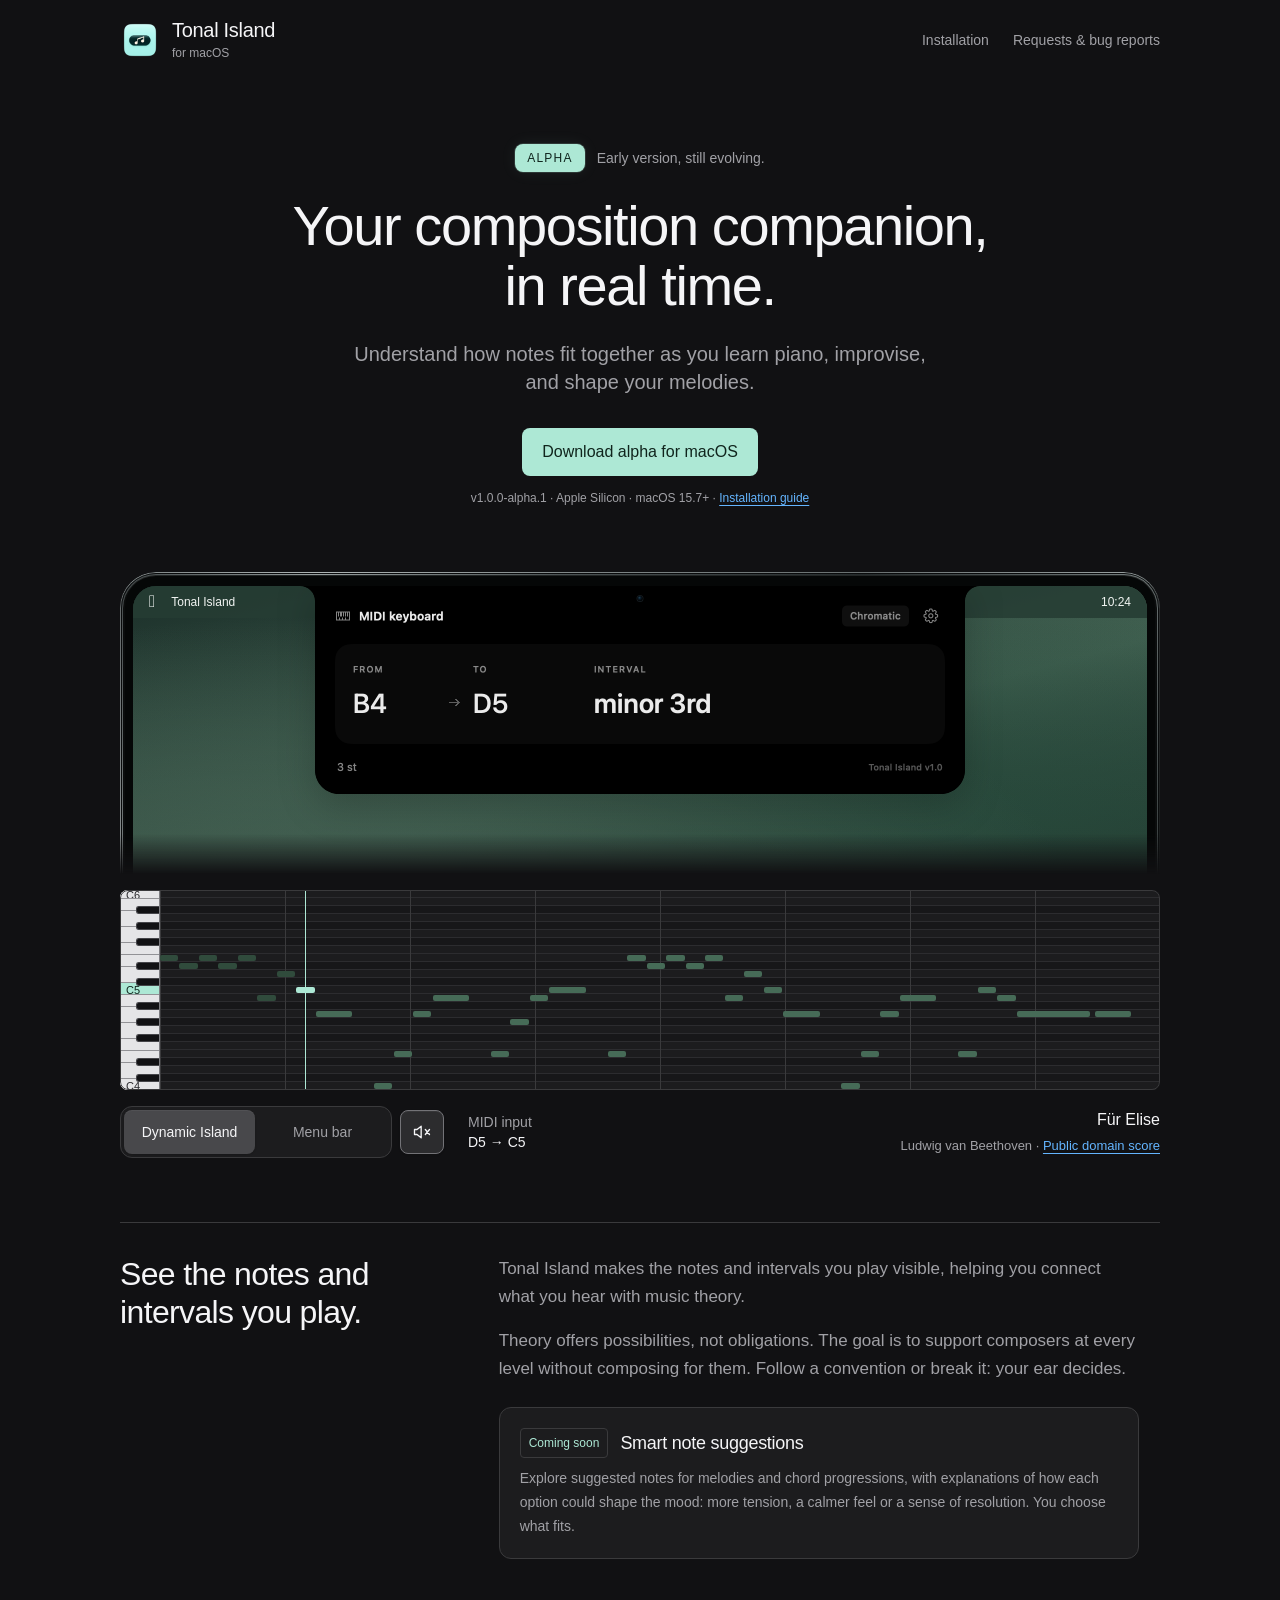
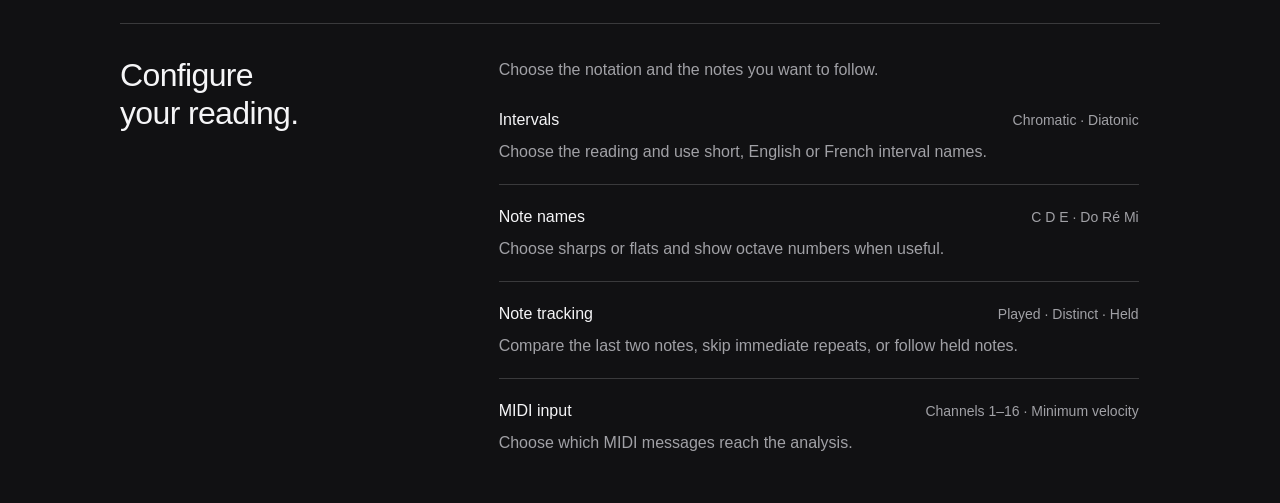
<file: site/index.html>
<!doctype html>
<html lang="en">
<head>
  <meta charset="utf-8">
  <meta name="viewport" content="width=device-width, initial-scale=1">
  <title>Tonal Island — Your composition companion</title>
  <meta name="description" content="See the notes and intervals you play in real time. A macOS composition companion, with a live interactive demo.">
  <meta name="theme-color" content="#111113">
  <meta name="color-scheme" content="dark">
  <meta property="og:type" content="website">
  <meta property="og:title" content="Tonal Island — Your composition companion">
  <meta property="og:description" content="See the notes and intervals you play in real time. A macOS composition companion, with a live interactive demo.">
  <meta property="og:url" content="https://fmhun.github.io/tonal-island-app/">
  <link rel="canonical" href="https://fmhun.github.io/tonal-island-app/">
  <link rel="icon" type="image/png" href="./favicon.png">
  <link rel="stylesheet" href="./assets/site.css?v=4">
  <script type="module" src="./assets/demo.js?v=4"></script>
  <script type="module" src="./assets/downloads.js?v=3"></script>
</head>
<body>
<div id="tonal-site-v2" aria-label="Tonal Island">
  <div class="ti-container">
    <header class="ti-header">
      <a class="ti-brand" href="#tonal-site-v2" aria-label="Tonal Island for macOS — home">
        <img src="./assets/native/8988c69071413de0ede1.png" width="40" height="40" alt="" />
        <span class="ti-brand-label"><span>Tonal Island</span><span class="ti-platform">for macOS</span></span>
      </a>
      <nav class="ti-nav" aria-label="Main navigation">
        <a href="./installation.html">Installation</a>
        <a href="https://github.com/fmhun/tonal-island-app/issues" target="_blank" rel="noopener noreferrer">Requests &amp; bug reports</a>
      </nav>
    </header>
    <main>
      <section class="ti-intro" aria-labelledby="ti-title">
        <p class="ti-release"><span class="ti-alpha-badge">ALPHA</span><span class="ti-release-copy">Early version, still evolving.</span></p>
        <h1 id="ti-title">Your composition companion,<br /><span class="ti-title-accent">in real time.</span></h1>
        <p class="ti-lead">Understand how notes fit together as you learn piano, improvise, and shape your melodies.</p>
        <div class="ti-actions">
          <a class="ti-download" href="#ti-demo">Try the demo</a>
        </div>
        <p class="ti-requirements">For macOS 15.7 or later. Public download coming soon.</p>
      </section>
      <section id="ti-demo" class="ti-demo" aria-label="Product demonstration">
        <div id="ti-demo-panel" role="tabpanel" aria-labelledby="ti-mode-island">
          <div class="ti-macbook">
            <div class="ti-display-bezel">
              <div class="ti-stage" data-mode="island" data-open="false" data-visible="false" aria-label="A Mac menu bar with Tonal Island showing C4 to E4, major 3rd">
                <div class="ti-wallpaper" aria-hidden="true"></div>
                <div class="ti-menubar">
                  <div class="ti-menu-left"><span class="ti-apple" aria-hidden="true"></span><span class="ti-menu-app">Tonal Island</span></div>
                  <div class="ti-menu-right">
                    <button class="ti-menu-interval" type="button" aria-label="Open Tonal Island in the menu bar" aria-expanded="false" hidden><img src="./assets/native/fe23301d2d1006d70e59.webp" alt="major 3rd" /></button>
                    <span aria-hidden="true">10:24</span>
                  </div>
                </div>
                <div class="ti-notch" aria-hidden="true"></div>
                <div class="ti-camera" aria-hidden="true"></div>
                <div class="ti-native" role="img" aria-label="Tonal Island: C4 to E4, major 3rd, 4 semitones">
                  <div class="ti-native-content">
                    <div class="ti-native-backdrop"></div>
                    <img class="ti-expanded-image" src="./assets/native/6e8cba0d7138c01b5985.webp" width="1360" height="416" alt="" aria-hidden="true" />
                    <img class="ti-compact-image" src="./assets/native/029b6e7f99f7ad53f0cb.webp" width="1360" height="416" alt="" aria-hidden="true" />
                    <div class="ti-expanded-values" aria-hidden="true">
                      <img class="ti-native-from" alt="" />
                      <img class="ti-native-to" alt="" />
                      <img class="ti-native-interval" alt="" />
                      <img class="ti-native-footer" alt="" />
                    </div>
                    <div class="ti-compact-values" aria-hidden="true"><img class="ti-native-compact-title" alt="" /></div>
                  </div>
                </div>
                <button class="ti-island-trigger" type="button" aria-label="Open Tonal Island" aria-expanded="false"></button>
              </div>
            </div>
          </div>
          <div class="ti-demo-footer">
            <div class="ti-midi-demo">
              <p class="ti-audio-notice" role="status" hidden>Audio unavailable in this preview.</p>
              <div class="ti-piano-roll" role="img" aria-label="MIDI piano roll from C4 to C5">
                <div class="ti-roll-keys" aria-hidden="true"></div>
                <div class="ti-roll-grid" aria-hidden="true">
                  <div class="ti-roll-notes"></div>
                  <div class="ti-playhead"></div>
                </div>
              </div>
            </div>
          </div>
        </div>
        <div class="ti-demo-controls">
          <div class="ti-mode-sound">
            <div class="ti-modes" role="tablist" aria-label="App presentation mode">
              <button class="ti-mode" type="button" role="tab" id="ti-mode-island" aria-selected="true" aria-controls="ti-demo-panel" data-mode="island">Dynamic Island</button>
              <button class="ti-mode" type="button" role="tab" id="ti-mode-menu" aria-selected="false" aria-controls="ti-demo-panel" data-mode="menu">Menu bar</button>
            </div>
            <button class="ti-sound-toggle" type="button" aria-label="Turn sound on" title="Turn sound on" aria-pressed="false" disabled>
              <svg viewBox="0 0 24 24" width="20" height="20" fill="none" stroke="currentColor" stroke-width="1.6" stroke-linecap="round" stroke-linejoin="round" aria-hidden="true" focusable="false">
                <path d="M11 5 6 9H3v6h3l5 4V5Z" />
                <g class="ti-sound-waves"><path d="M15 8a6 6 0 0 1 0 8M18 5a10 10 0 0 1 0 14" /></g>
                <path class="ti-sound-muted" d="m16 9 5 6m0-6-5 6" />
              </svg>
            </button>
          </div>
          <div class="ti-midi-reading">
            <span class="ti-midi-label">MIDI input</span>
            <span class="ti-playback-notes">A4 → E5</span>
          </div>
          <div class="ti-track-meta">
            <p class="ti-track-title">Für Elise</p>
            <p class="ti-track-credit"><span class="ti-track-composer">Ludwig van Beethoven</span><span aria-hidden="true"> · </span><a class="ti-track-source" href="https://www.mutopiaproject.org/cgibin/piece-info.cgi?id=931" target="_blank" rel="noopener noreferrer">Public domain score</a></p>
          </div>
        </div>
      </section>
      <section class="ti-philosophy ti-info-section" aria-labelledby="ti-philosophy-title">
        <h2 id="ti-philosophy-title">See the notes and intervals you play.</h2>
        <div class="ti-philosophy-copy">
          <p>Tonal Island makes the notes and intervals you play visible, helping you connect what you hear with music theory.</p>
          <p>Theory offers possibilities, not obligations. The goal is to support composers at every level without composing for them. Follow a convention or break it: your ear decides.</p>
          <aside class="ti-roadmap" aria-labelledby="ti-roadmap-title">
            <div class="ti-roadmap-title"><span class="ti-planned">Coming soon</span><h3 id="ti-roadmap-title">Smart note suggestions</h3></div>
            <p>Explore suggested notes for melodies and chord progressions, with explanations of how each option could shape the mood: more tension, a calmer feel or a sense of resolution. You choose what fits.</p>
          </aside>
        </div>
      </section>
      <section class="ti-configuration ti-info-section" aria-labelledby="ti-configuration-title">
        <h2 id="ti-configuration-title">Configure your reading.</h2>
        <div class="ti-config-content">
          <p class="ti-config-intro">Choose the notation and the notes you want to follow.</p>
          <div class="ti-config-capabilities">
            <div class="ti-config-row">
              <div class="ti-config-row-heading">
                <h3>Intervals</h3>
                <p class="ti-config-example">Chromatic · Diatonic</p>
              </div>
              <p class="ti-config-row-body">Choose the reading and use short, English or French interval names.</p>
            </div>
            <div class="ti-config-row">
              <div class="ti-config-row-heading">
                <h3>Note names</h3>
                <p class="ti-config-example">C D E · Do Ré Mi</p>
              </div>
              <p class="ti-config-row-body">Choose sharps or flats and show octave numbers when useful.</p>
            </div>
            <div class="ti-config-row">
              <div class="ti-config-row-heading">
                <h3>Note tracking</h3>
                <p class="ti-config-example">Played · Distinct · Held</p>
              </div>
              <p class="ti-config-row-body">Compare the last two notes, skip immediate repeats, or follow held notes.</p>
            </div>
            <div class="ti-config-row">
              <div class="ti-config-row-heading">
                <h3>MIDI input</h3>
                <p class="ti-config-example">Channels 1–16 · Minimum velocity</p>
              </div>
              <p class="ti-config-row-body">Choose which MIDI messages reach the analysis.</p>
            </div>
          </div>
        </div>
      </section>


    </main>
  </div>
</div>

</body>
</html>
</file>
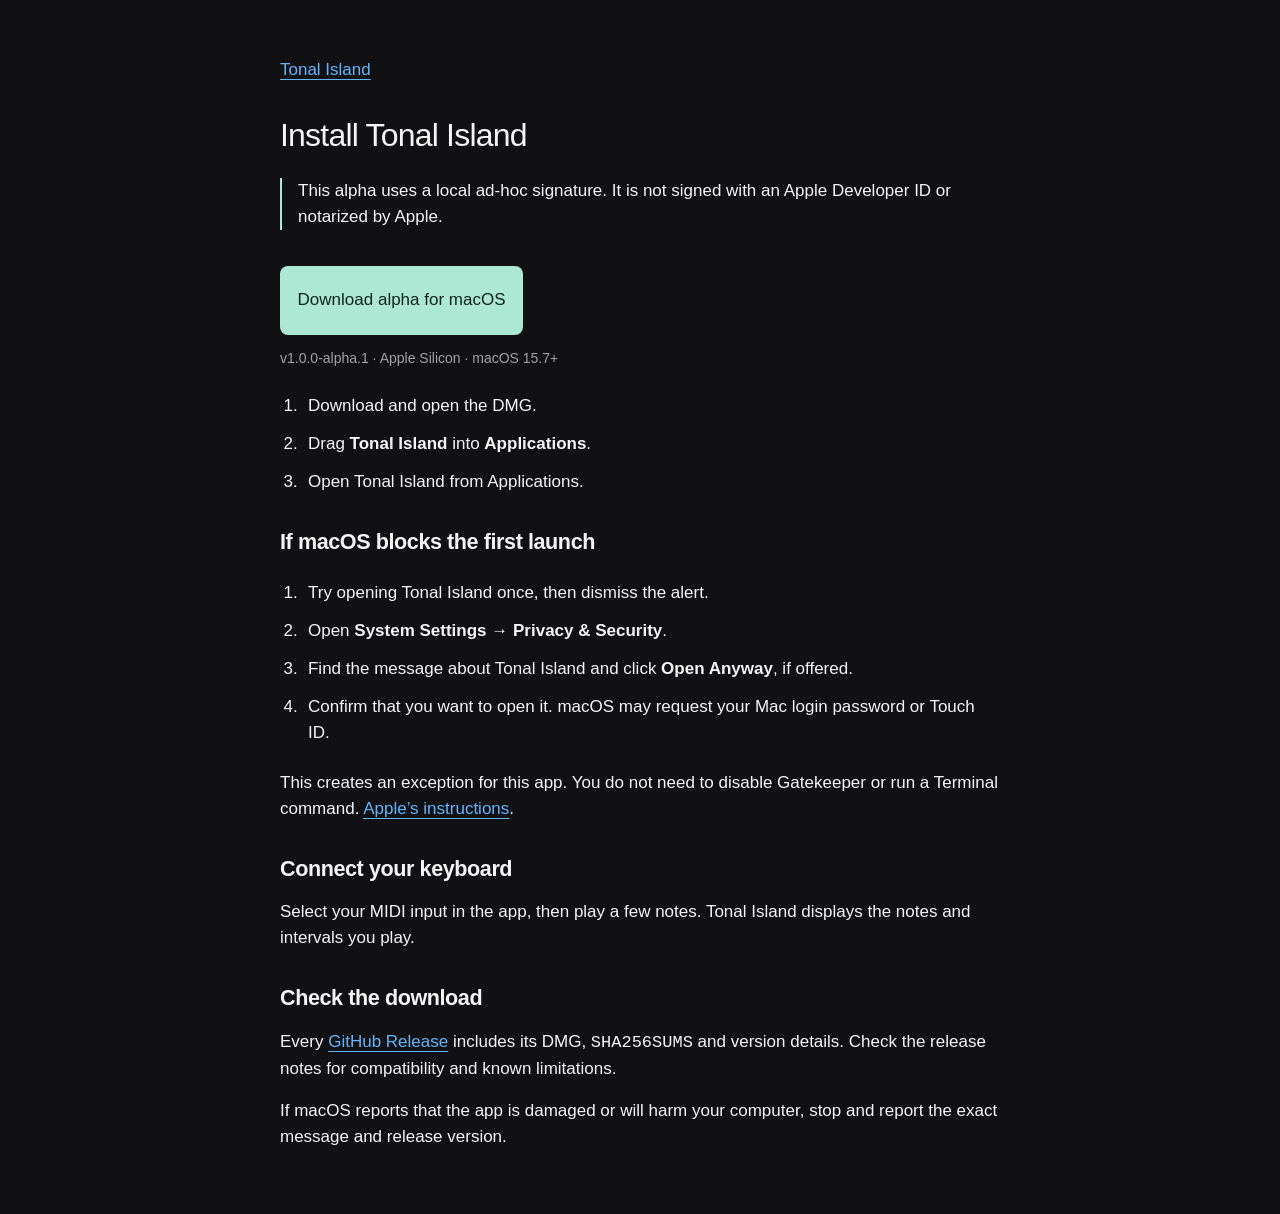
<file: site/installation.html>
<!doctype html>
<html lang="en">
<head>
  <meta charset="utf-8">
  <meta name="viewport" content="width=device-width, initial-scale=1">
  <title>Installation — Tonal Island</title>
  <meta name="description" content="Install Tonal Island on macOS and connect a MIDI input.">
  <link rel="canonical" href="https://fmhun.github.io/tonal-island-app/installation.html">
  <link rel="icon" type="image/png" href="./favicon.png">
  <link rel="stylesheet" href="./assets/site.css?v=4">
  <link rel="stylesheet" href="./assets/installation.css?v=2">
  <script type="module" src="./assets/downloads.js?v=3"></script>
</head>
<body>
  <main class="credits">
    <a href="./">Tonal Island</a>
    <h1>Install Tonal Island</h1>
    <p data-ti-distribution>This first alpha uses a local ad-hoc signature and is not notarized by Apple. macOS may ask you to approve its first launch.</p>
    <a class="install-download" data-ti-download href="./#ti-demo">Try the demo</a>
    <p class="install-details" data-ti-download-details>Apple Silicon · macOS 15.7 or later</p>
    <ol>
      <li>Download and open the DMG.</li>
      <li>Drag <strong>Tonal Island</strong> into <strong>Applications</strong>.</li>
      <li>Open Tonal Island from Applications.</li>
    </ol>
    <section data-ti-adhoc-guide>
      <h2>If macOS blocks the first launch</h2>
      <ol>
        <li>Try opening Tonal Island once, then dismiss the alert.</li>
        <li>Open <strong>System Settings → Privacy &amp; Security</strong>.</li>
        <li>Find the message about Tonal Island and click <strong>Open Anyway</strong>, if offered.</li>
        <li>Confirm that you want to open it. macOS may request your Mac login password or Touch ID.</li>
      </ol>
      <p>This creates an exception for this app. You do not need to disable Gatekeeper or run a Terminal command. <a href="https://support.apple.com/en-us/102445">Apple’s instructions</a>.</p>
    </section>
    <h2>Connect your keyboard</h2>
    <p>Select your MIDI input in the app, then play a few notes. Tonal Island displays the notes and intervals you play.</p>
    <h2>Check the download</h2>
    <p>Every <a href="https://github.com/fmhun/tonal-island-app/releases">GitHub Release</a> includes its DMG, <code>SHA256SUMS</code> and version details. Check the release notes for compatibility and known limitations.</p>
    <p>If macOS reports that the app is damaged or will harm your computer, stop and report the exact message and release version.</p>
  </main>
</body>
</html>
</file>
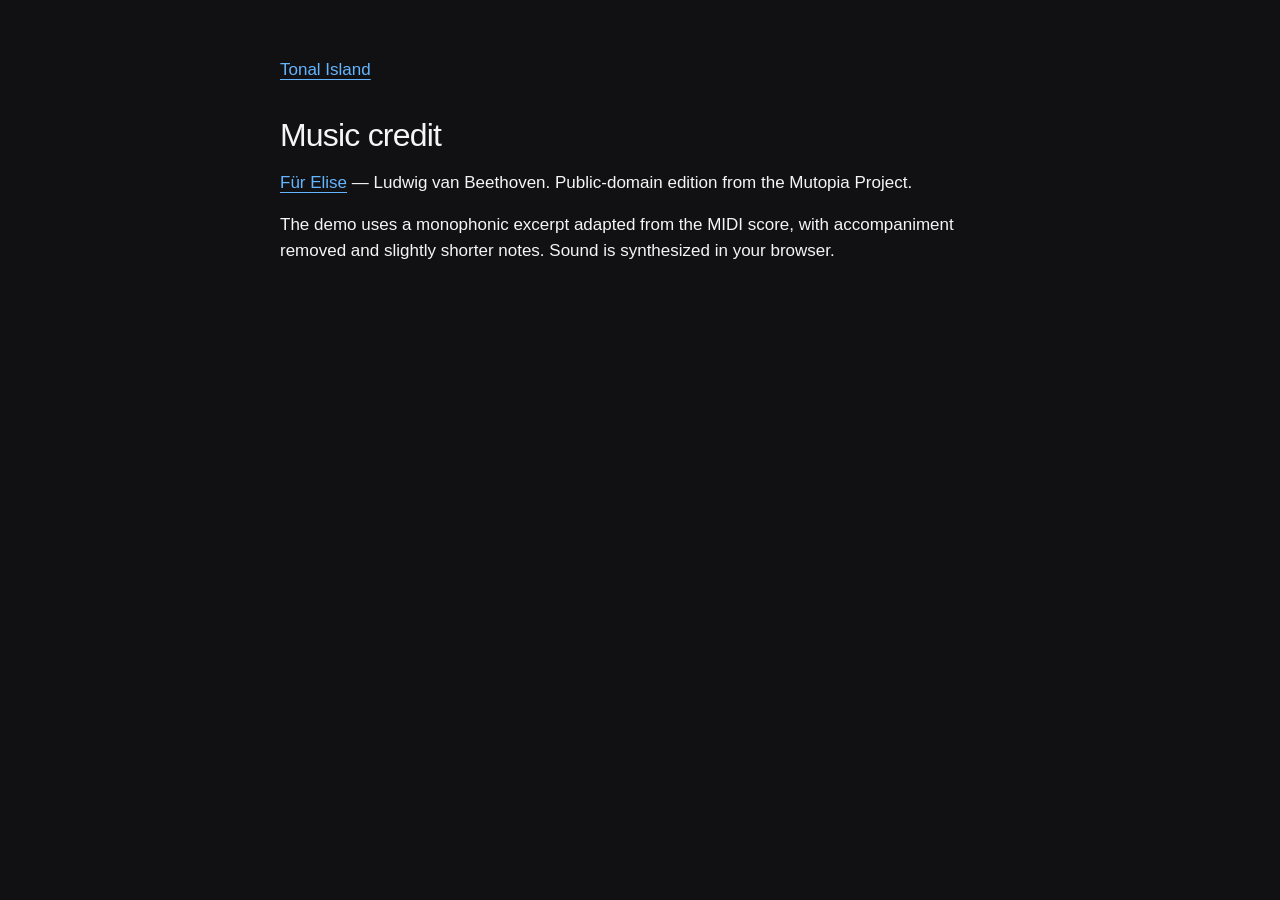
<file: site/music-credits.html>
<!doctype html>
<html lang="en">
<head>
  <meta charset="utf-8">
  <meta name="viewport" content="width=device-width, initial-scale=1">
  <title>Music credits — Tonal Island</title>
  <meta name="description" content="Source for the Für Elise excerpt in the Tonal Island demo.">
  <meta name="theme-color" content="#111113">
  <meta name="color-scheme" content="dark">
  <meta property="og:type" content="website">
  <meta property="og:title" content="Music credits — Tonal Island">
  <meta property="og:description" content="Source for the Für Elise excerpt in the Tonal Island demo.">
  <meta property="og:url" content="https://fmhun.github.io/tonal-island-app/music-credits.html">
  <link rel="canonical" href="https://fmhun.github.io/tonal-island-app/music-credits.html">
  <link rel="icon" type="image/png" href="./favicon.png">
  <link rel="stylesheet" href="./assets/site.css?v=4">
</head>
<body>
<main class="credits">
  <a href="./">Tonal Island</a>
  <h1>Music credit</h1>
  <p><a href="https://www.mutopiaproject.org/cgibin/piece-info.cgi?id=931">Für Elise</a> — Ludwig van Beethoven. Public-domain edition from the Mutopia Project.</p>
  <p>The demo uses a monophonic excerpt adapted from the MIDI score, with accompaniment removed and slightly shorter notes. Sound is synthesized in your browser.</p>
</main>
</body>
</html>
</file>
<file: site/assets/site.css>
html { background: #111113; color-scheme: dark; }
body { margin: 0; min-height: 100vh; color: #f5f5f7; font-family: -apple-system, BlinkMacSystemFont, "Segoe UI", sans-serif; font-optical-sizing: auto; font-synthesis: none; }
.credits { max-width: 45rem; padding: 3rem 1.5rem; margin: auto; color: #f5f5f7; font-size: 1.0625rem; line-height: 1.625rem; }
.credits > a { display: inline-flex; align-items: center; min-height: 2.75rem; }
.credits h1 { margin: 1.5rem 0 1rem; font-size: 2rem; line-height: 2.375rem; font-weight: 500; letter-spacing: -.025em; }
.credits p { margin: 0 0 1rem; }
.credits a { color: #64b5ff; text-underline-offset: .25rem; }
.credits ul { margin: 1.5rem 0 0; padding-inline-start: 1.5rem; }
.credits li { margin: 0 0 1rem; }
.credits li:last-child { margin-bottom: 0; }
a:focus-visible { outline: 2px solid #64b5ff; outline-offset: 4px; border-radius: 2px; }
#tonal-site-v2 {
      --ti-bg: #111113;
      --ti-surface: #1c1c1e;
      --ti-control: #2c2c2e;
      --ti-control-hover: #3a3a3c;
      --ti-control-pressed: #242426;
      --ti-selected: #48484b;
      --ti-text: #f5f5f7;
      --ti-secondary: #a1a1a6;
      --ti-line: #3a3a3c;
      --ti-line-strong: #737377;
      --ti-focus: #64b5ff;
      --ti-mint: #ade8d5;
      --ti-ink: #10251d;
      --ti-radius-control: 8px;
      --ti-radius-panel: 12px;
      --ti-control-shadow: inset 0 1px 0 #ffffff0d, 0 1px 2px #00000026;
      --ti-space: 4px;
      color-scheme: dark;
      color: var(--ti-text);
      background: var(--ti-bg);
      font-family: -apple-system, BlinkMacSystemFont, "Segoe UI", sans-serif;
      font-optical-sizing: auto;
      font-synthesis: none;
      font-size: 18px;
      line-height: 28px;
      font-weight: 400;
      text-align: left;
      isolation: isolate;
      -webkit-font-smoothing: antialiased;
    }
    #tonal-site-v2 *, #tonal-site-v2 *::before, #tonal-site-v2 *::after { box-sizing: border-box; }
    #tonal-site-v2 [hidden] { display: none !important; }
    #tonal-site-v2 h1, #tonal-site-v2 h2, #tonal-site-v2 p { margin: 0; }
    #tonal-site-v2 button, #tonal-site-v2 a { font: inherit; -webkit-tap-highlight-color: transparent; }
    #tonal-site-v2 a { color: inherit; text-decoration: none; }
    #tonal-site-v2 button { cursor: pointer; }
    #tonal-site-v2 button:focus-visible, #tonal-site-v2 a:focus-visible { outline: 2px solid var(--ti-focus); outline-offset: 4px; }
    #tonal-site-v2 .ti-container { width: min(100%, 1104px); padding-inline: 32px; margin-inline: auto; }
    #tonal-site-v2 .ti-header { min-height: 80px; display: flex; align-items: center; justify-content: space-between; gap: 24px; }
    #tonal-site-v2 .ti-brand { display: inline-flex; align-items: center; gap: 12px; flex-shrink: 0; font-size: 1.25rem; line-height: 1.2; font-weight: 500; letter-spacing: -.015em; }
    #tonal-site-v2 .ti-brand img { width: 40px; height: 40px; display: block; }
    #tonal-site-v2 .ti-brand-label { display: flex; flex-direction: column; gap: 2px; }
    #tonal-site-v2 .ti-platform { color: var(--ti-secondary); font-size: .75rem; line-height: 1.5; font-weight: 400; letter-spacing: 0; }
    #tonal-site-v2 .ti-nav { display: flex; align-items: center; gap: 24px; font-size: 14px; line-height: 20px; color: var(--ti-secondary); }
    #tonal-site-v2 .ti-nav a { padding-block: 12px; }
    #tonal-site-v2 .ti-nav a:hover { color: var(--ti-text); }
    #tonal-site-v2 .ti-intro { padding-top: 64px; text-align: center; max-width: 920px; margin-inline: auto; }
    #tonal-site-v2 .ti-release { display: flex; align-items: center; justify-content: center; flex-wrap: wrap; gap: 12px; margin-bottom: 24px; }
    #tonal-site-v2 .ti-alpha-badge { display: inline-block; flex-shrink: 0; padding: 4px 12px; border-radius: var(--ti-radius-control); background: var(--ti-mint); color: var(--ti-ink); font-size: .75rem; line-height: 1.6667; font-weight: 500; letter-spacing: .1em; box-shadow: 0 0 0 1px #ade8d526, 0 0 16px #ade8d514; }
    #tonal-site-v2 .ti-release-copy { color: var(--ti-secondary); font-size: 14px; line-height: 20px; }
    #tonal-site-v2 h1 { font-size: 3.5rem; line-height: 1.07143; letter-spacing: -.025em; font-weight: 500; text-wrap: balance; }
    #tonal-site-v2 .ti-title-accent { color: var(--ti-text); }
    #tonal-site-v2 .ti-lead { max-width: 600px; margin: 24px auto 0; color: var(--ti-secondary); font-size: 1.25rem; line-height: 1.4; text-wrap: pretty; }
    #tonal-site-v2 .ti-actions { display: flex; align-items: center; justify-content: center; gap: 16px; margin-top: 32px; }
    #tonal-site-v2 .ti-download { display: inline-flex; align-items: center; justify-content: center; min-height: 48px; padding: 12px 20px; border: 0; border-radius: 8px; background: var(--ti-mint); color: var(--ti-ink); font-size: 16px; line-height: 24px; font-weight: 500; }
    #tonal-site-v2 .ti-download:hover { background: #c1f0e1; }
    #tonal-site-v2 .ti-requirements { margin-top: 12px; font-size: 12px; line-height: 20px; color: var(--ti-secondary); }
    #tonal-site-v2 .ti-requirements a { color: var(--ti-focus); text-decoration: underline; text-underline-offset: 3px; white-space: nowrap; }
    #tonal-site-v2 .ti-requirements a:hover { color: var(--ti-text); }
    #tonal-site-v2 .ti-download-note { margin-top: 8px; font-size: 13px; line-height: 20px; color: var(--ti-secondary); }
    #tonal-site-v2 .ti-demo { padding-top: 64px; }
    #tonal-site-v2 .ti-modes { display: grid; grid-template-columns: repeat(2, minmax(0, 1fr)); width: 272px; max-width: 100%; gap: 2px; padding: 3px; border: 1px solid var(--ti-line); border-radius: var(--ti-radius-panel); background: var(--ti-surface); }
    #tonal-site-v2 .ti-mode { min-width: 0; border: 0; border-radius: var(--ti-radius-control); background: transparent; color: var(--ti-secondary); padding: 8px 12px; font-size: .875rem; line-height: 1.4286; font-weight: 500; min-height: 44px; }
    #tonal-site-v2 .ti-mode:hover { background: var(--ti-control); color: var(--ti-text); }
    #tonal-site-v2 .ti-mode[aria-selected="true"] { background: var(--ti-selected); color: var(--ti-text); box-shadow: var(--ti-control-shadow); }
    #tonal-site-v2 .ti-mode:active { background: var(--ti-control-hover); }
    #tonal-site-v2 .ti-macbook { position: relative; padding: 3px 3px 0; border-radius: 36px 36px 0 0; background: linear-gradient(112deg, #414748 0%, #979e9e 17%, #4c5354 38%, #252b2c 64%, #727a7a 87%, #343b3b 100%); box-shadow: inset 0 1px 0 #d0d7d766, inset 1px 0 0 #d0d7d733, inset -1px 0 0 #0008; -webkit-mask-image: linear-gradient(to bottom, #000 calc(100% - 40px), transparent); mask-image: linear-gradient(to bottom, #000 calc(100% - 40px), transparent); }
    #tonal-site-v2 .ti-macbook::before { content: ""; position: absolute; z-index: 7; inset: 1px 1px 0; border: 1px solid #090b0c; border-bottom: 0; border-radius: 35px 35px 0 0; pointer-events: none; }
    #tonal-site-v2 .ti-display-bezel { position: relative; padding: 11px 10px 0; border-radius: 33px 33px 0 0; background: #050707; box-shadow: inset 0 1px 0 #cbd1d126, inset 2px 0 0 #ffffff06, inset -2px 0 0 #ffffff06; }
    #tonal-site-v2 .ti-stage { --ti-native-width: 680px; --ti-menu-height: 32px; --ti-menu-font: 12px; --ti-menu-line: 16px; --ti-menu-gap: 16px; --ti-menu-padding: 16px; --ti-apple-font: 17px; position: relative; height: 288px; overflow: hidden; border: 0; border-radius: 23px 23px 0 0; background: #21352d; }
    #tonal-site-v2 .ti-wallpaper { position: absolute; inset: 0; background: radial-gradient(ellipse at 20% 110%, #537363 0, transparent 64%), radial-gradient(ellipse at 82% 80%, #2c5142 0, transparent 63%), linear-gradient(165deg, #1c302a 0%, #416151 58%, #233a31 100%); }
    #tonal-site-v2 .ti-wallpaper::after { content: ""; position: absolute; inset: var(--ti-menu-height) 0 0; background: linear-gradient(180deg, transparent 0%, #14251d44 100%); }
    #tonal-site-v2 .ti-menubar { position: absolute; z-index: 1; height: var(--ti-menu-height); inset: 0 0 auto; display: flex; align-items: center; justify-content: space-between; padding-inline: var(--ti-menu-padding); background: #263d33dd; color: #f1f4f2; font-family: -apple-system, BlinkMacSystemFont, sans-serif; font-size: var(--ti-menu-font); line-height: var(--ti-menu-line); }
    #tonal-site-v2 .ti-menu-left { display: flex; align-items: center; gap: var(--ti-menu-gap); font-weight: 500; }
    #tonal-site-v2 .ti-apple { font-size: var(--ti-apple-font); line-height: var(--ti-menu-line); }
    #tonal-site-v2 .ti-menu-right { display: flex; align-items: center; gap: var(--ti-menu-gap); }
    #tonal-site-v2 .ti-menu-interval { display: block; border: 0; background: transparent; color: inherit; padding: 0 4px; min-height: var(--ti-menu-height); }
    #tonal-site-v2 .ti-menu-interval img { display: block; width: auto; height: var(--ti-menu-height); }
    #tonal-site-v2 .ti-notch { position: absolute; z-index: 3; width: calc(var(--ti-native-width) * 185 / 680); height: calc(var(--ti-native-width) * 32 / 680); top: 0; left: 50%; transform: translateX(-50%); border-radius: 0 0 calc(var(--ti-native-width) * 12 / 680) calc(var(--ti-native-width) * 12 / 680); background: #000; pointer-events: none; }
    #tonal-site-v2 .ti-camera { position: absolute; z-index: 6; left: 50%; top: calc(var(--ti-menu-height) * .32); transform: translateX(-50%); width: max(3px, calc(var(--ti-native-width) * 5 / 680)); height: max(3px, calc(var(--ti-native-width) * 5 / 680)); border-radius: 50%; background: radial-gradient(circle at 40% 35%, #204354 0%, #0b1d2b 28%, #03070b 60%, #000 100%); box-shadow: 0 0 0 1px #141a1e; pointer-events: none; }
    #tonal-site-v2 .ti-native { position: absolute; z-index: 4; top: 0; left: 50%; transform: translateX(-50%); pointer-events: none; filter: drop-shadow(0 12px 18px #0003); }
    #tonal-site-v2 .ti-native-content { position: absolute; inset: 0; overflow: hidden; }
    #tonal-site-v2 .ti-native-backdrop { position: absolute; inset: 0; background: #000; }
    #tonal-site-v2 .ti-expanded-image, #tonal-site-v2 .ti-compact-image { position: absolute; top: 0; left: 50%; transform: translateX(-50%); width: var(--ti-native-width); max-width: none; height: auto; display: block; }
    #tonal-site-v2 .ti-stage[data-mode="menu"] .ti-native { top: var(--ti-menu-height); left: auto; right: 0; transform: none; }
    #tonal-site-v2 .ti-stage[data-mode="menu"][data-visible="false"] .ti-native { visibility: hidden; }
    #tonal-site-v2 .ti-island-trigger { position: absolute; z-index: 5; border: 0; padding: 0; background: transparent; top: 0; width: min(var(--ti-native-width), 100%); height: calc(var(--ti-native-width) * 32 / 680); left: 50%; transform: translateX(-50%); border-radius: 0 0 8px 8px; }
    #tonal-site-v2 .ti-stage[data-open="true"] .ti-island-trigger { width: var(--ti-native-width); height: calc(var(--ti-native-width) * 208 / 680); }
    #tonal-site-v2 .ti-stage[data-mode="menu"] .ti-island-trigger { top: var(--ti-menu-height); left: auto; right: 0; transform: none; }
    #tonal-site-v2 .ti-stage[data-mode="menu"][data-visible="false"] .ti-island-trigger { display: none; }
    #tonal-site-v2 .ti-demo-footer { padding-top: 16px; }
    #tonal-site-v2 .ti-info-section { display: grid; grid-template-columns: minmax(0, 1fr) minmax(0, 2fr); gap: 48px; margin-top: 64px; padding-top: 32px; border-top: 1px solid var(--ti-line); }
    #tonal-site-v2 .ti-info-section h2 { max-width: 280px; font-size: 2rem; line-height: 1.1875; font-weight: 500; letter-spacing: -.02em; text-wrap: balance; }
    #tonal-site-v2 .ti-philosophy-copy { max-width: 640px; min-width: 0; }
    #tonal-site-v2 .ti-philosophy-copy > p { font-size: 1.0625rem; line-height: 1.6471; color: var(--ti-secondary); }
    #tonal-site-v2 .ti-philosophy-copy > p + p { margin-top: 16px; }
    #tonal-site-v2 .ti-roadmap { margin-top: 24px; padding: 20px; border: 1px solid var(--ti-line); border-radius: var(--ti-radius-panel); background: var(--ti-surface); }
    #tonal-site-v2 .ti-roadmap-title { display: flex; align-items: center; flex-wrap: wrap; gap: 12px; }
    #tonal-site-v2 .ti-roadmap h3 { margin: 0; font-size: 18px; line-height: 24px; font-weight: 500; letter-spacing: -.015em; }
    #tonal-site-v2 .ti-planned { display: inline-block; padding: 4px 8px; border: 1px solid var(--ti-line); border-radius: 4px; color: var(--ti-mint); font-size: 12px; line-height: 20px; }
    #tonal-site-v2 .ti-roadmap p { margin-top: 8px; font-size: 14px; line-height: 24px; color: var(--ti-secondary); }
    #tonal-site-v2 .ti-midi-demo {
  --ti-roll-columns: 8;
  flex: 1 1 0;
  width: 100%;
  min-width: 0;
  max-width: 100%;
}

#tonal-site-v2 .ti-demo-controls { display: grid; grid-template-columns: auto minmax(96px, 1fr) auto; align-items: center; gap: 16px 24px; margin-top: 16px; }
#tonal-site-v2 .ti-mode-sound { display: flex; align-items: center; gap: 8px; min-width: 0; }
#tonal-site-v2 .ti-midi-reading { display: flex; flex-direction: column; min-width: 0; }

#tonal-site-v2 .ti-midi-label {
  flex: 0 0 auto;
  color: var(--ti-secondary);
  font-size: 14px;
  line-height: 20px;
  font-weight: 400;
}

#tonal-site-v2 .ti-playback-notes {
  min-width: 0;
  overflow: hidden;
  color: var(--ti-text);
  font-size: 14px;
  line-height: 20px;
  font-weight: 500;
  font-variant-numeric: tabular-nums;
  white-space: nowrap;
  text-overflow: ellipsis;
}

#tonal-site-v2 .ti-sound-toggle {
  display: inline-flex;
  align-items: center;
  justify-content: center;
  flex: 0 0 44px;
  width: 44px;
  height: 44px;
  padding: 0;
  border: 1px solid var(--ti-line-strong);
  border-radius: var(--ti-radius-control);
  background: var(--ti-control);
  box-shadow: var(--ti-control-shadow);
  color: var(--ti-text);
}
#tonal-site-v2 .ti-sound-toggle svg { display: block; }
#tonal-site-v2 .ti-sound-waves { display: none; }
#tonal-site-v2 .ti-sound-toggle[aria-pressed="true"] .ti-sound-waves { display: inline; }
#tonal-site-v2 .ti-sound-toggle[aria-pressed="true"] .ti-sound-muted { display: none; }

#tonal-site-v2 .ti-sound-toggle:enabled:hover {
  background: var(--ti-control-hover);
}

#tonal-site-v2 .ti-sound-toggle:enabled:active {
  background: var(--ti-control-pressed);
  box-shadow: none;
}

#tonal-site-v2 .ti-sound-toggle:disabled {
  opacity: 0.45;
  cursor: default;
}

#tonal-site-v2 .ti-sound-toggle[aria-pressed="true"] {
  background: var(--ti-selected);
}

#tonal-site-v2 .ti-piano-roll {
  position: relative;
  width: 100%;
  height: 156px;
  overflow: hidden;
  border-radius: 8px;
  background: var(--ti-surface);
}

#tonal-site-v2 .ti-piano-roll::after {
  content: "";
  position: absolute;
  z-index: 6;
  inset: 0;
  border: 1px solid var(--ti-line);
  border-radius: inherit;
  pointer-events: none;
}

#tonal-site-v2 .ti-roll-keys {
  position: absolute;
  z-index: 2;
  inset: 0 auto 0 0;
  width: 40px;
  overflow: hidden;
  background: #e5e5e7;
  border-right: 1px solid #7c7c80;
}

#tonal-site-v2 .ti-roll-key {
  position: absolute;
  z-index: 1;
  left: 0;
  display: flex;
  align-items: center;
  justify-content: flex-start;
  width: 100%;
  padding-left: 6px;
  border-top: 1px solid #929296;
  background: #e5e5e7;
  color: #28282c;
  font-size: 11px;
  line-height: 12px;
  font-weight: 500;
  user-select: none;
}

#tonal-site-v2 .ti-roll-key.is-black {
  z-index: 3;
  left: 40%;
  width: 60%;
  padding: 0;
  border: 1px solid #454549;
  border-right: 0;
  border-radius: 3px 0 0 3px;
  background: #121214;
}

#tonal-site-v2 .ti-roll-key span {
  position: absolute;
  left: 6px;
  transform: translateY(-50%);
}

#tonal-site-v2 .ti-roll-key.is-active {
  background: var(--ti-mint);
  color: var(--ti-ink);
}

#tonal-site-v2 .ti-roll-key.is-black.is-active {
  background: #68b397;
}

#tonal-site-v2 .ti-roll-grid {
  position: absolute;
  inset: 0 0 0 40px;
  overflow: hidden;
  background: var(--ti-surface);
}

#tonal-site-v2 .ti-roll-lane {
  position: absolute;
  z-index: 0;
  left: 0;
  right: 0;
  border-bottom: 1px solid #2c2c2f;
  background: var(--ti-surface);
}

#tonal-site-v2 .ti-roll-lane.is-black {
  background: #171719;
}

#tonal-site-v2 .ti-roll-notes {
  position: absolute;
  z-index: 1;
  inset: 0;
  background-image: linear-gradient(to right, var(--ti-line) 1px, transparent 1px);
  background-size: calc(100% / var(--ti-roll-columns)) 100%;
  pointer-events: none;
}

#tonal-site-v2 .ti-roll-note {
  position: absolute;
  min-width: 2px;
  border-radius: 2px;
  background: #466b57;
  pointer-events: none;
}

#tonal-site-v2 .ti-roll-note.is-past {
  background: #304b3c;
}

#tonal-site-v2 .ti-roll-note.is-active {
  background: var(--ti-mint);
}

#tonal-site-v2 .ti-playhead {
  position: absolute;
  z-index: 4;
  top: 0;
  bottom: 0;
  left: 0;
  width: 1px;
  background: var(--ti-mint);
  pointer-events: none;
}

#tonal-site-v2 .ti-configuration { padding-bottom: 48px; }
#tonal-site-v2 .ti-config-content { min-width: 0; max-width: 640px; }
#tonal-site-v2 .ti-config-intro { margin: 0 0 24px; color: var(--ti-secondary); font-size: 16px; line-height: 28px; }

#tonal-site-v2 .ti-config-capabilities {
  min-width: 0;
  max-width: 100%;
}

#tonal-site-v2 .ti-config-row {
  padding: 20px 0;
  border-bottom: 1px solid var(--ti-line);
}

#tonal-site-v2 .ti-config-row:first-child {
  padding-top: 0;
}

#tonal-site-v2 .ti-config-row:last-child {
  padding-bottom: 0;
  border-bottom: 0;
}

#tonal-site-v2 .ti-config-row-heading {
  display: flex;
  align-items: baseline;
  justify-content: space-between;
  flex-wrap: wrap;
  gap: 4px 16px;
}

#tonal-site-v2 .ti-config-row h3 {
  margin: 0;
  color: var(--ti-text);
  font-size: 16px;
  line-height: 24px;
  font-weight: 500;
}

#tonal-site-v2 .ti-config-example {
  margin: 0;
  color: var(--ti-secondary);
  font-size: 14px;
  line-height: 20px;
  font-weight: 400;
}

#tonal-site-v2 .ti-config-row-body {
  margin: 8px 0 0;
  color: var(--ti-secondary);
  font-size: 16px;
  line-height: 24px;
  font-weight: 400;
}

    @media (max-width: 740px) {
      #tonal-site-v2 .ti-container { padding-inline: 20px; }
      #tonal-site-v2 .ti-header { min-height: 72px; flex-wrap: wrap; row-gap: 8px; padding-block: 12px; }
      #tonal-site-v2 .ti-nav { max-width: 100%; margin-left: auto; flex-wrap: wrap; justify-content: flex-end; gap: 4px 16px; }
      #tonal-site-v2 .ti-intro { padding-top: 40px; }
      #tonal-site-v2 h1 { font-size: 2.5rem; line-height: 1.1; }
      #tonal-site-v2 .ti-lead { font-size: 1.0625rem; line-height: 1.5294; max-width: 440px; margin-top: 16px; }
      #tonal-site-v2 .ti-actions { margin-top: 24px; }
      #tonal-site-v2 .ti-demo { padding-top: 48px; }
      #tonal-site-v2 .ti-stage { height: 288px; }
      #tonal-site-v2 .ti-info-section { grid-template-columns: 1fr; gap: 24px; margin-top: 48px; padding-top: 24px; }
      #tonal-site-v2 .ti-info-section h2 { max-width: none; font-size: 1.75rem; line-height: 1.2143; }
    }
    @media (max-width: 480px) {
      #tonal-site-v2 .ti-header { gap: 12px; }
      #tonal-site-v2 .ti-nav { font-size: 13px; gap: 12px; }
      #tonal-site-v2 .ti-brand { gap: 8px; font-size: 1.0625rem; line-height: 1.2941; }
      #tonal-site-v2 .ti-brand img { width: 36px; height: 36px; }
      #tonal-site-v2 h1 { font-size: 2.25rem; line-height: 1.1111; }
      #tonal-site-v2 .ti-release-copy { font-size: 12px; }
      #tonal-site-v2 .ti-download { width: 100%; }
      #tonal-site-v2 .ti-macbook { padding: 2px 2px 0; border-radius: 24px 24px 0 0; }
      #tonal-site-v2 .ti-macbook::before { border-radius: 23px 23px 0 0; }
      #tonal-site-v2 .ti-display-bezel { padding: 8px 6px 0; border-radius: 22px 22px 0 0; }
      #tonal-site-v2 .ti-stage { height: 208px; border-radius: 16px 16px 0 0; }
      #tonal-site-v2 .ti-modes { width: 100%; }
      #tonal-site-v2 .ti-mode { flex: 1; min-height: 44px; padding-inline: 12px; }
      #tonal-site-v2 .ti-roadmap h3 { font-size: 16px; line-height: 24px; }
    }
    @media (prefers-reduced-motion: reduce) {
      #tonal-site-v2 *, #tonal-site-v2 *::before, #tonal-site-v2 *::after { scroll-behavior: auto; }
    }

#tonal-site-v2 .ti-audio-notice { margin-bottom: 8px; font-size: 13px; line-height: 20px; color: var(--ti-secondary); }
@media (max-width: 900px) {
  #tonal-site-v2 .ti-demo-controls { grid-template-columns: minmax(0, 1fr) minmax(0, 1fr); align-items: start; }
  #tonal-site-v2 .ti-mode-sound { grid-column: 1 / -1; }
  #tonal-site-v2 .ti-midi-reading { grid-column: 1; }
  #tonal-site-v2 .ti-track-meta { grid-column: 2; }
}
@media (max-width: 480px) {
  #tonal-site-v2 .ti-mode-sound { width: 100%; }
  #tonal-site-v2 .ti-mode-sound .ti-modes { flex: 1; width: auto; min-width: 0; }
  #tonal-site-v2 .ti-mode-sound .ti-mode { padding-inline: 4px; white-space: nowrap; }
}

#tonal-site-v2 .ti-expanded-values, #tonal-site-v2 .ti-compact-values { position: absolute; top: 0; left: 50%; width: var(--ti-native-width); height: calc(var(--ti-native-width) * 208 / 680); transform: translateX(-50%); pointer-events: none; }
#tonal-site-v2 .ti-expanded-values img, #tonal-site-v2 .ti-compact-values img { display: block; position: absolute; max-width: none; height: auto; }
#tonal-site-v2 .ti-track-meta { min-width: 0; max-width: 20rem; text-align: right; }
#tonal-site-v2 .ti-track-title { color: var(--ti-text); font-size: 16px; line-height: 24px; font-weight: 500; }
#tonal-site-v2 .ti-track-credit { margin-top: 4px; color: var(--ti-secondary); font-size: 13px; line-height: 20px; }
#tonal-site-v2 .ti-track-source { color: var(--ti-focus); text-decoration: underline; text-underline-offset: 3px; }
#tonal-site-v2 .ti-track-source:hover { color: var(--ti-text); }

@media (prefers-contrast: more) {
  #tonal-site-v2 { --ti-line: #86868b; --ti-line-strong: #a1a1a6; --ti-secondary: #d1d1d6; }
}
</file>
<file: site/assets/installation.css>
.credits h2 { margin: 2rem 0 1rem; font-size: 1.35rem; line-height: 1.35; letter-spacing: -.02em; }
.credits ol { padding-left: 1.4rem; margin-block: 1.5rem; }
.credits li { padding-left: .35rem; margin-block: .75rem; }
.credits .install-download { display: inline-flex; align-items: center; justify-content: center; min-height: 48px; margin-top: .75rem; padding: .65rem 1.1rem; border-radius: 8px; background: #ade8d5; color: #10251d; font-weight: 500; text-decoration: none; }
.credits .install-download:hover { background: #c1f0e1; }
.credits .install-details { color: #a1a1a6; font-size: .875rem; line-height: 1.6; margin-top: .75rem; }
.credits [data-ti-distribution] { border-left: 2px solid #ade8d5; padding-left: 1rem; margin-block: 1.5rem; }
[hidden] { display: none !important; }
</file>
